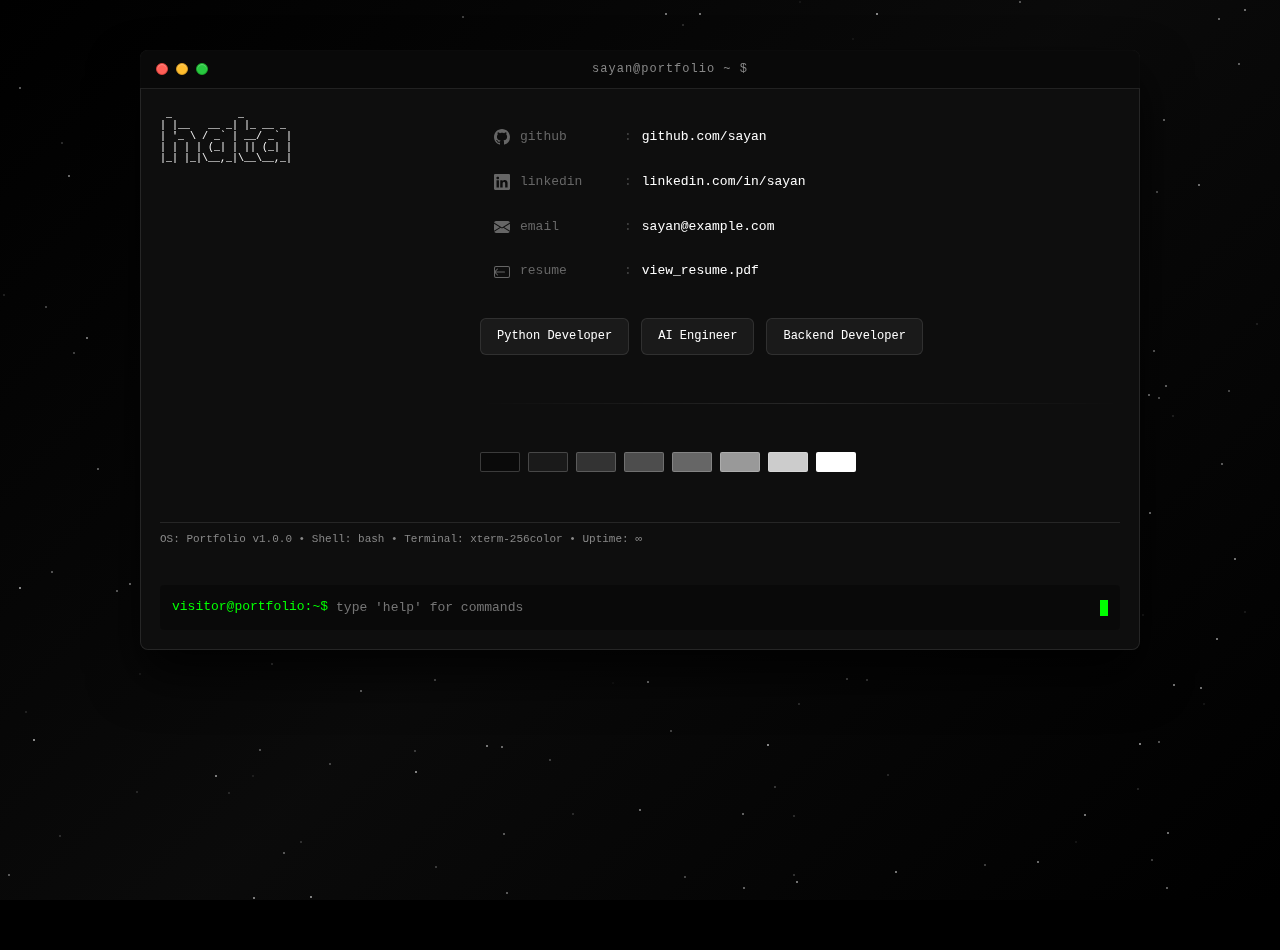
<file: game.html>
<!DOCTYPE html>
<html lang="en">
<head>
    <meta charset="UTF-8">
    <meta name="viewport" content="width=device-width, initial-scale=1.0">
    <title>Blinking Dots Background</title>
    <style>
        * {
            margin: 0;
            padding: 0;
            box-sizing: border-box;
        }

        body {
            background: #000;
            color: #fff;
            font-family: 'Courier New', monospace;
            min-height: 100vh;
            overflow: hidden;
            position: relative;
        }

        body::before {
            content: ''; 
            position: fixed;
            top: 0; 
            left: 0; 
            width: 100%; 
            height: 100%;
            background: linear-gradient(135deg, #000000 0%, #1a1a1a 50%, #000000 100%);
            opacity: 0.4; 
            z-index: 0;
        }

        /* Blinking dots grid */
        .dots-container {
            position: fixed;
            top: 0;
            left: 0;
            width: 100%;
            height: 100%;
            z-index: 1;
            pointer-events: none;
        }

        .dot {
            position: absolute;
            width: 2px;
            height: 2px;
            background-color: rgba(255, 255, 255, 0.7);
            border-radius: 50%;
            animation: blink 1.5s infinite;
        }

        /* Random blink animation */
        @keyframes blink {
            0%, 100% {
                opacity: 0.1;
                transform: scale(0.8);
            }
            50% {
                opacity: 1;
                transform: scale(1.2);
            }
        }

        /* Terminal container */
        .terminal-container {
            max-width: 1000px;
            width: 90%;
            height: 600px;
            background: rgba(15,15,15,0.95);
            backdrop-filter: blur(10px);
            border-radius: 8px;
            box-shadow: 0 25px 50px rgba(0,0,0,0.8),inset 0 0 0 1px rgba(255,255,255,0.1);
            overflow: hidden;
            position: relative;
            z-index: 10;
            display: flex;
            flex-direction: column;
            margin: 50px auto;
        }

        /* Terminal Header */
        .terminal-header {
            background: rgba(10,10,10,0.95);
            padding: 12px 16px;
            display: flex;
            align-items: center;
            gap: 8px;
            border-bottom: 1px solid rgba(255,255,255,0.1);
            flex-shrink: 0;
        }

        .terminal-button {
            width: 12px;
            height: 12px;
            border-radius: 50%;
            border: 1px solid rgba(0,0,0,0.3);
            transition: all 0.2s;
            cursor: pointer;
            box-shadow: inset 0 1px 1px rgba(255,255,255,0.3);
        }

        .terminal-button:hover {
            transform: scale(1.1);
            box-shadow: 0 0 8px rgba(255,255,255,0.3), inset 0 1px 1px rgba(255,255,255,0.3);
        }

        .close {
            background: linear-gradient(135deg, #ff5f57 0%, #ff5f57 100%);
            border-color: #e0443e;
        }

        .close:hover {
            background: linear-gradient(135deg, #ff6b63 0%, #ff6b63 100%);
        }

        .minimize {
            background: linear-gradient(135deg, #ffbd2e 0%, #ffbd2e 100%);
            border-color: #dea123;
        }

        .minimize:hover {
            background: linear-gradient(135deg, #ffc943 0%, #ffc943 100%);
        }

        .maximize {
            background: linear-gradient(135deg, #28c840 0%, #28c840 100%);
            border-color: #1aab29;
        }

        .maximize:hover {
            background: linear-gradient(135deg, #34d94c 0%, #34d94c 100%);
        }

        .terminal-title {
            flex: 1;
            text-align: center;
            color: #888;
            font-size: 12px;
            font-weight: 400;
            letter-spacing: 1px;
        }

        /* Make terminal body scrollable */
        .terminal-body {
            padding: 20px;
            flex: 1;
            overflow-y: auto;
            font-size: 13px;
            line-height: 1.6;
            display: flex;
            flex-direction: column;
        }

        /* Neofetch Layout */
        .neofetch-container {
            display: grid;
            grid-template-columns: auto 1fr;
            gap: 40px;
            margin-bottom: 30px;
            flex-shrink: 0;
        }

        .ascii-section {
            min-width: 280px;
        }

        .ascii-art {
            color: #ffffff;
            font-size: 10px;
            line-height: 1.1;
            font-weight: 300;
            letter-spacing: 0;
            filter: drop-shadow(0 0 10px rgba(255,255,255,0.1));
            white-space: pre;
            margin: 0 0 14px 0;
            font-family: 'Courier New', monospace;
            tab-size: 4;
            -moz-tab-size: 4;
            word-break: keep-all;
            overflow-wrap: normal;
            text-rendering: optimizeLegibility;
            -webkit-font-smoothing: antialiased;
            -moz-osx-font-smoothing: grayscale;
        }

        .info-section {
            display: flex;
            flex-direction: column;
            gap: 8px;
            padding-top: 10px;
        }

        .info-line {
            display: flex;
            align-items: center;
            font-size: 13px;
            transition: all 0.3s ease;
            padding: 8px 12px;
            border-radius: 4px;
            border-left: 2px solid transparent;
        }

        .info-line:hover {
            background: rgba(255,255,255,0.05);
            border-left-color: #fff;
            transform: translateX(5px);
        }

        .info-label {
            color: #666;
            min-width: 120px;
            font-weight: 500;
            display: flex;
            align-items: center;
            gap: 10px;
        }

        .info-separator {
            color: #444;
            margin: 0 10px;
        }

        .info-value {
            color: #e5e5e5;
            flex: 1;
        }

        .info-value a {
            color: #fff;
            text-decoration: none;
            border-bottom: 1px solid transparent;
            transition: all 0.3s;
            position: relative;
        }

        .info-value a::before {
            content: '';
            position: absolute;
            bottom: -1px;
            left: 0;
            width: 0;
            height: 1px;
            background: #fff;
            transition: width 0.3s;
        }

        .info-value a:hover::before {
            width: 100%;
        }

        .info-value a:hover {
            color: #fff;
            text-shadow: 0 0 8px rgba(255,255,255,0.5);
        }

        .icon {
            width: 16px;
            height: 16px;
            display: inline-block;
        }

        /* Role Container */
        .role-container {
            display: flex;
            gap: 12px;
            margin: 20px 0;
            flex-wrap: wrap;
        }

        .role-box {
            background: rgba(255,255,255,0.05);
            border: 1px solid rgba(255,255,255,0.1);
            border-radius: 6px;
            padding: 8px 16px;
            transition: all 0.3s;
        }

        .role-box:hover {
            background: rgba(255,255,255,0.1);
            transform: translateY(-2px);
            box-shadow: 0 4px 12px rgba(0,0,0,0.2);
        }

        .role-box-content {
            color: #fff;
            font-size: 12px;
            font-weight: 500;
        }

        .divider {
            height: 1px;
            background: linear-gradient(to right,transparent,rgba(255,255,255,0.1),transparent);
            margin: 20px 0;
        }

        .color-bar {
            display: flex;
            gap: 8px;
            margin-top: 20px;
        }

        .color-block {
            width: 40px;
            height: 20px;
            border-radius: 2px;
            border: 1px solid rgba(255,255,255,0.2);
        }

        .cb-1 { background: #0a0a0a; }
        .cb-2 { background: #1a1a1a; }
        .cb-3 { background: #333333; }
        .cb-4 { background: #4d4d4d; }
        .cb-5 { background: #666666; }
        .cb-6 { background: #999999; }
        .cb-7 { background: #cccccc; }
        .cb-8 { background: #ffffff; }

        .system-info {
            color: #888;
            font-size: 11px;
            margin: 20px 0;
            padding: 8px 0;
            border-top: 1px solid rgba(255,255,255,0.1);
            flex-shrink: 0;
        }

        .command-section {
            display: flex;
            align-items: center;
            background: rgba(0,0,0,0.3);
            padding: 12px;
            border-radius: 4px;
            margin-top: auto;
            flex-shrink: 0;
        }

        .prompt {
            color: #0f0;
            margin-right: 8px;
            font-weight: 500;
        }

        #command-input {
            flex: 1;
            background: transparent;
            border: none;
            color: #fff;
            font-family: monospace;
            outline: none;
            font-size: 13px;
        }

        .cursor {
            display: inline-block;
            width: 8px;
            height: 16px;
            background: #0f0;
            margin-left: 2px;
            animation: blink 1s infinite;
        }

        /* Custom scrollbar for terminal */
        .terminal-body::-webkit-scrollbar {
            width: 8px;
        }

        .terminal-body::-webkit-scrollbar-track {
            background: rgba(0,0,0,0.2);
            border-radius: 4px;
        }

        .terminal-body::-webkit-scrollbar-thumb {
            background: rgba(255,255,255,0.2);
            border-radius: 4px;
        }

        .terminal-body::-webkit-scrollbar-thumb:hover {
            background: rgba(255,255,255,0.3);
        }
    </style>
</head>
<body>
    <!-- Blinking Dots Background -->
    <div class="dots-container" id="dots-container"></div>

    <!-- Main Terminal -->
    <div class="terminal-container" id="terminal-container">
        <div class="terminal-header">
            <div class="terminal-button close" id="btn-prev" title="Previous ASCII"></div>
            <div class="terminal-button minimize" id="btn-minimize" title="Minimize Terminal"></div>
            <div class="terminal-button maximize" id="btn-next" title="Next ASCII"></div>
            <div class="terminal-title">sayan@portfolio ~ $</div>
        </div>
        <div class="terminal-body" id="terminal-output">
            <div class="neofetch-container">
                <div class="ascii-section">
                    <pre class="ascii-art" id="ascii-art">
 _           _        
| |__   __ _| |_ __ _ 
| '_ \ / _` | __/ _` |
| | | | (_| | || (_| |
|_| |_|\__,_|\__\__,_|
                    </pre>
                </div>
                <div class="info-section">
                    <!-- Social Links -->
                    <div class="info-line">
                        <span class="info-label">
                            <svg class="icon" viewBox="0 0 16 16" fill="currentColor"><path d="M8 0C3.58 0 0 3.58 0 8c0 3.54 2.29 6.53 5.47 7.59.4.07.55-.17.55-.38 0-.19-.01-.82-.01-1.49-2.01.37-2.53-.49-2.69-.94-.09-.23-.48-.94-.82-1.13-.28-.15-.68-.52-.01-.53.63-.01 1.08.58 1.23.82.72 1.21 1.87.87 2.33.66.07-.52.28-.87.51-1.07-1.78-.2-3.64-.89-3.64-3.95 0-.87.31-1.59.82-2.15-.08-.2-.36-1.02.08-2.12 0 0 .67-.21 2.2.82.64-.18 1.32-.27 2-.27.68 0 1.36.09 2 .27 1.53-1.04 2.2-.82 2.2-.82.44 1.1.16 1.92.08 2.12.51.56.82 1.27.82 2.15 0 3.07-1.87 3.75-3.65 3.95.29.25.54.73.54 1.48 0 1.07-.01 1.93-.01 2.2 0 .21.15.46.55.38A8.013 8.013 0 0016 8c0-4.42-3.58-8-8-8z"/></svg>
                            github
                        </span>
                        <span class="info-separator">:</span>
                        <span class="info-value"><a href="https://github.com/sayan" target="_blank">github.com/sayan</a></span>
                    </div>
                    <div class="info-line">
                        <span class="info-label">
                            <svg class="icon" viewBox="0 0 16 16" fill="currentColor"><path d="M0 1.146C0 .513.526 0 1.175 0h13.65C15.474 0 16 .513 16 1.146v13.708c0 .633-.526 1.146-1.175 1.146H1.175C.526 16 0 15.487 0 14.854V1.146zm4.943 12.248V6.169H2.542v7.225h2.401zm-1.2-8.212c.837 0 1.358-.554 1.358-1.248-.015-.709-.52-1.248-1.342-1.248-.822 0-1.359.54-1.359 1.248 0 .694.521 1.248 1.327 1.248h.016zm4.908 8.212V9.359c0-.216.016-.432.08-.586.173-.431.568-.878 1.232-.878.869 0 1.216.662 1.216 1.634v3.865h2.401V9.25c0-2.22-1.184-3.252-2.764-3.252-1.274 0-1.845.7-2.165 1.193v.025h-.016a5.54 5.54 0 0 1 .016-.025V6.169h-2.4c.03.678 0 7.225 0 7.225h2.4z"/></svg>
                            linkedin
                        </span>
                        <span class="info-separator">:</span>
                        <span class="info-value"><a href="https://linkedin.com/in/sayan" target="_blank">linkedin.com/in/sayan</a></span>
                    </div>
                    <div class="info-line">
                        <span class="info-label">
                            <svg class="icon" viewBox="0 0 16 16" fill="currentColor"><path d="M.05 3.555A2 2 0 0 1 2 2h12a2 2 0 0 1 1.95 1.555L8 8.414.05 3.555ZM0 4.697v7.104l5.803-3.558L0 4.697ZM6.761 8.83l-6.57 4.027A2 2 0 0 0 2 14h12a2 2 0 0 0 1.808-1.144l-6.57-4.027L8 9.586l-1.239-.757Zm3.436-.586L16 11.801V4.697l-5.803 3.546Z"/></svg>
                            email
                        </span>
                        <span class="info-separator">:</span>
                        <span class="info-value"><a href="mailto:sayan@example.com">sayan@example.com</a></span>
                    </div>
                    <div class="info-line">
                        <span class="info-label">
                            <svg class="icon" viewBox="0 0 16 16" fill="currentColor"><path d="M14 3a1 1 0 0 1 1 1v8a1 1 0 0 1-1 1H2a1 1 0 0 1-1-1V4a1 1 0 0 1 1-1h12zM2 2a2 2 0 0 0-2 2v8a2 2 0 0 0 2 2h12a2 2 0 0 0 2-2V4a2 2 0 0 0-2-2H2z"/><path d="M.146 8.354a.5.5 0 0 1 0-.708l3-3a.5.5 0 1 1 .708.708L1.707 7.5H10.5a.5.5 0 0 1 0 1H1.707l2.147 2.146a.5.5 0 0 1-.708.708l-3-3z"/></svg>
                            resume
                        </span>
                        <span class="info-separator">:</span>
                        <span class="info-value"><a href="#" id="resume-link">view_resume.pdf</a></span>
                    </div>

                    <!-- Role Sections -->
                    <div class="role-container">
                        <div class="role-box">
                            <div class="role-box-content">Python Developer</div>
                        </div>
                        <div class="role-box">
                            <div class="role-box-content">AI Engineer</div>
                        </div>
                        <div class="role-box">
                            <div class="role-box-content">Backend Developer</div>
                        </div>
                    </div>
                    
                    <div class="divider"></div>
                    <div class="color-bar">
                        <div class="color-block cb-1"></div>
                        <div class="color-block cb-2"></div>
                        <div class="color-block cb-3"></div>
                        <div class="color-block cb-4"></div>
                        <div class="color-block cb-5"></div>
                        <div class="color-block cb-6"></div>
                        <div class="color-block cb-7"></div>
                        <div class="color-block cb-8"></div>
                    </div>
                </div>
            </div>
            
            <!-- Additional content to demonstrate scroll -->
            <div class="system-info">
                OS: Portfolio v1.0.0 • Shell: bash • Terminal: xterm-256color • Uptime: ∞
            </div>
            
            <div class="command-section">
                <span class="prompt">visitor@portfolio:~$</span>
                <input type="text" id="command-input" autofocus autocomplete="off" placeholder="type 'help' for commands">
                <span class="cursor" id="cursor"></span>
            </div>
        </div>
    </div>

    <script>
        // Create blinking dots
        function createBlinkingDots() {
            const container = document.getElementById('dots-container');
            const dotCount = 200; // Number of dots
            
            for (let i = 0; i < dotCount; i++) {
                const dot = document.createElement('div');
                dot.className = 'dot';
                
                // Random position
                const left = Math.random() * 100;
                const top = Math.random() * 100;
                
                // Random animation properties
                const duration = 1 + Math.random() * 3; // 1-4 seconds
                const delay = Math.random() * 5; // 0-5 seconds delay
                const opacity = 0.1 + Math.random() * 0.9; // 0.1-1 opacity
                
                dot.style.left = `${left}%`;
                dot.style.top = `${top}%`;
                dot.style.animationDuration = `${duration}s`;
                dot.style.animationDelay = `${delay}s`;
                dot.style.opacity = opacity;
                
                // Add multiple blinks for some dots
                if (Math.random() > 0.7) {
                    dot.style.animationIterationCount = 'infinite, infinite';
                }
                
                container.appendChild(dot);
            }
        }

        // Focus on command input
        document.getElementById('command-input').focus();
        
        // Basic terminal functionality
        const commandInput = document.getElementById('command-input');
        const terminalOutput = document.getElementById('terminal-output');
        
        commandInput.addEventListener('keydown', function(e) {
            if (e.key === 'Enter') {
                const command = commandInput.value.trim();
                if (command) {
                    // Add command to output
                    const commandLine = document.createElement('div');
                    commandLine.className = 'command-line';
                    commandLine.innerHTML = `<span class="prompt">visitor@portfolio:~$</span> ${command}`;
                    terminalOutput.insertBefore(commandLine, terminalOutput.querySelector('.command-section'));
                    
                    // Process command
                    processCommand(command);
                    
                    // Clear input
                    commandInput.value = '';
                    
                    // Scroll to bottom
                    terminalOutput.scrollTop = terminalOutput.scrollHeight;
                }
            }
        });
        
        function processCommand(command) {
            let output = '';
            
            switch(command.toLowerCase()) {
                case 'help':
                    output = `Available commands:
help - Show this help message
about - About me
skills - My technical skills
projects - My projects
clear - Clear terminal`;
                    break;
                case 'about':
                    output = `I'm a passionate developer with expertise in Python, AI, and backend development.
I love creating efficient, scalable solutions to complex problems.`;
                    break;
                case 'skills':
                    output = `Python • JavaScript • Node.js • React • SQL • MongoDB
Machine Learning • AI • Data Science • Docker • Git`;
                    break;
                case 'projects':
                    output = `Project 1: AI-powered recommendation system
Project 2: Scalable backend API
Project 3: Data visualization dashboard`;
                    break;
                case 'clear':
                    // Remove all command lines
                    const commandLines = document.querySelectorAll('.command-line');
                    commandLines.forEach(line => line.remove());
                    return; // Don't add output for clear
                default:
                    output = `Command not found: ${command}. Type 'help' for available commands.`;
            }
            
            const outputLine = document.createElement('div');
            outputLine.className = 'command-output';
            outputLine.textContent = output;
            terminalOutput.insertBefore(outputLine, terminalOutput.querySelector('.command-section'));
        }

        // Initialize the blinking dots
        createBlinkingDots();
    </script>
</body>
</html>
</file>
